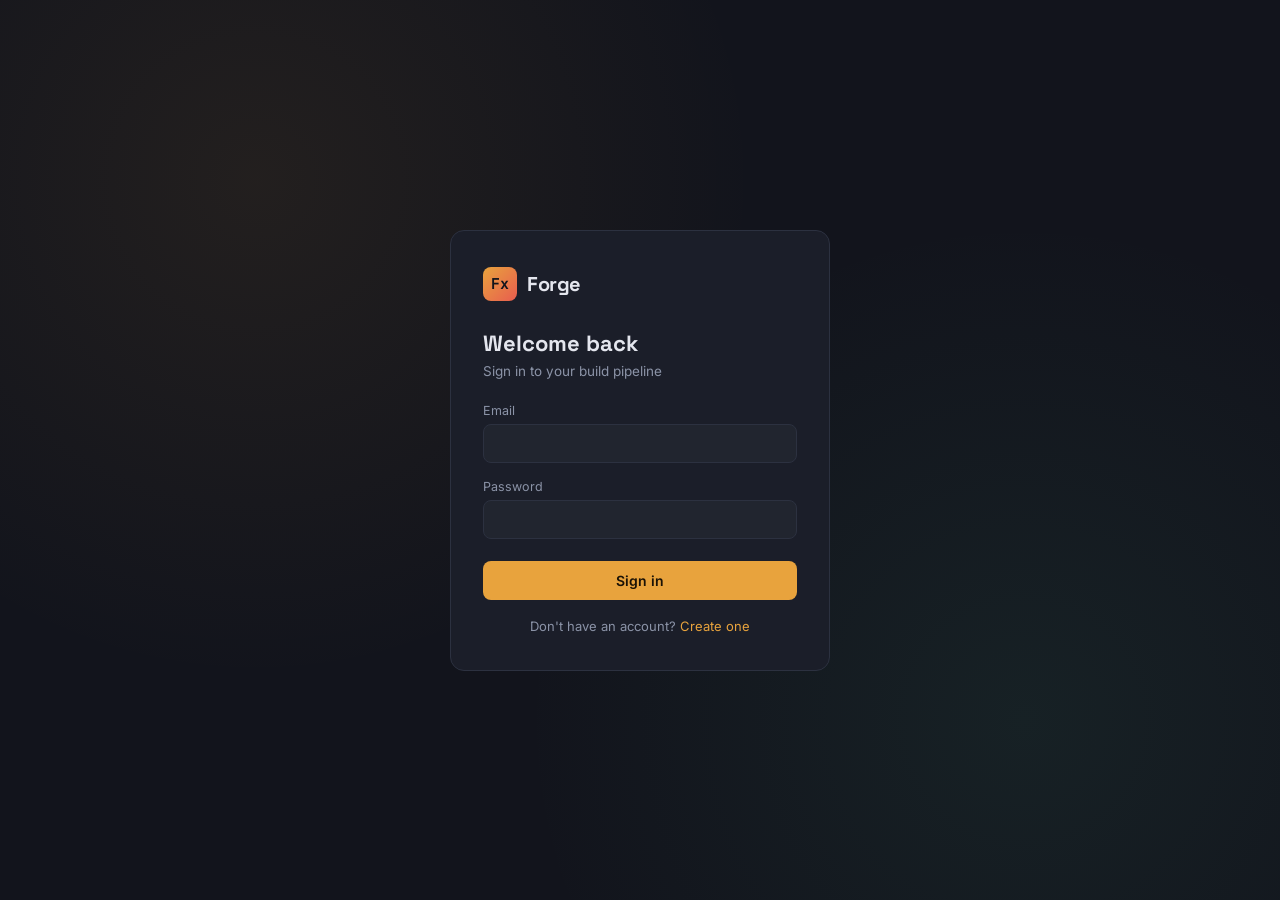
<file: index.html>
<!DOCTYPE html>
<html lang="en">
<head>
<meta charset="UTF-8">
<meta name="viewport" content="width=device-width, initial-scale=1.0">
<title>Forge — AI Project Builder</title>
<link rel="preconnect" href="https://fonts.googleapis.com">
<link href="https://fonts.googleapis.com/css2?family=Space+Grotesk:wght@500;600;700&family=Inter:wght@400;500;600&family=JetBrains+Mono:wght@400;500&display=swap" rel="stylesheet">
<style>
  :root {
    --bg: #12141c;
    --panel: #1b1e29;
    --panel-2: #21252f;
    --border: #2c3140;
    --text: #e4e6ee;
    --text-dim: #8b93a7;
    --amber: #e8a33d;
    --teal: #4fba8f;
    --coral: #e85d4f;
    --font-display: 'Space Grotesk', sans-serif;
    --font-body: 'Inter', sans-serif;
    --font-mono: 'JetBrains Mono', monospace;
  }
  * { box-sizing: border-box; }
  body {
    margin: 0; background: var(--bg); color: var(--text);
    font-family: var(--font-body); min-height: 100vh;
  }
  ::selection { background: var(--amber); color: #12141c; }
  a { color: inherit; }

  /* ---------- Auth screen ---------- */
  .auth-shell {
    min-height: 100vh; display: flex; align-items: center; justify-content: center;
    background:
      radial-gradient(circle at 20% 20%, rgba(232,163,61,0.08), transparent 40%),
      radial-gradient(circle at 80% 80%, rgba(79,186,143,0.08), transparent 40%),
      var(--bg);
  }
  .auth-card {
    width: 380px; background: var(--panel); border: 1px solid var(--border);
    border-radius: 14px; padding: 36px 32px;
  }
  .brand { display: flex; align-items: center; gap: 10px; margin-bottom: 28px; }
  .brand-mark {
    width: 34px; height: 34px; border-radius: 8px;
    background: linear-gradient(135deg, var(--amber), var(--coral));
    display: flex; align-items: center; justify-content: center;
    font-family: var(--font-mono); font-weight: 700; color: #12141c; font-size: 15px;
  }
  .brand-name { font-family: var(--font-display); font-weight: 700; font-size: 20px; letter-spacing: -0.02em; }
  .auth-card h1 { font-family: var(--font-display); font-size: 22px; margin: 0 0 6px; }
  .auth-card p.sub { color: var(--text-dim); font-size: 13.5px; margin: 0 0 24px; }
  label { display: block; font-size: 12.5px; color: var(--text-dim); margin-bottom: 6px; margin-top: 16px; }
  input, textarea {
    width: 100%; background: var(--panel-2); border: 1px solid var(--border); color: var(--text);
    padding: 10px 12px; border-radius: 8px; font-family: var(--font-body); font-size: 14px;
    outline: none; transition: border-color 0.15s;
  }
  input:focus, textarea:focus { border-color: var(--amber); }
  input:focus-visible, textarea:focus-visible, button:focus-visible { outline: 2px solid var(--amber); outline-offset: 2px; }
  button { cursor: pointer; font-family: var(--font-body); }
  .btn-primary {
    width: 100%; margin-top: 22px; background: var(--amber); color: #1a1206; border: none;
    padding: 11px; border-radius: 8px; font-weight: 600; font-size: 14px; transition: filter 0.15s;
  }
  .btn-primary:hover { filter: brightness(1.08); }
  .btn-primary:disabled { opacity: 0.5; cursor: not-allowed; }
  .switch-line { text-align: center; margin-top: 18px; font-size: 13px; color: var(--text-dim); }
  .switch-line button { background: none; border: none; color: var(--amber); font-size: 13px; padding: 0; }
  .error-msg { color: var(--coral); font-size: 13px; margin-top: 12px; display: none; }

  /* ---------- App shell ---------- */
  .app-shell { display: none; height: 100vh; }
  .app-shell.active { display: flex; }
  .sidebar {
    width: 268px; background: var(--panel); border-right: 1px solid var(--border);
    display: flex; flex-direction: column; padding: 20px 16px; flex-shrink: 0;
  }
  .sidebar .brand { margin-bottom: 24px; padding: 0 4px; }
  .new-build-btn {
    background: var(--panel-2); border: 1px solid var(--border); color: var(--text);
    padding: 10px 12px; border-radius: 8px; font-size: 13.5px; font-weight: 500;
    display: flex; align-items: center; gap: 8px; margin-bottom: 18px; transition: border-color 0.15s;
  }
  .new-build-btn:hover { border-color: var(--amber); }
  .project-list { flex: 1; overflow-y: auto; display: flex; flex-direction: column; gap: 4px; }
  .project-item {
    padding: 10px 12px; border-radius: 8px; cursor: pointer; font-size: 13.5px;
    display: flex; align-items: center; justify-content: space-between; gap: 8px;
    border: 1px solid transparent;
  }
  .project-item:hover { background: var(--panel-2); }
  .project-item.active { background: var(--panel-2); border-color: var(--border); }
  .project-item .name { overflow: hidden; text-overflow: ellipsis; white-space: nowrap; }
  .dot { width: 7px; height: 7px; border-radius: 50%; flex-shrink: 0; }
  .dot.pending { background: var(--text-dim); }
  .dot.running { background: var(--amber); animation: pulse 1.4s ease-in-out infinite; }
  .dot.done { background: var(--teal); }
  .dot.error { background: var(--coral); }
  @keyframes pulse { 0%,100% { opacity: 1; } 50% { opacity: 0.35; } }
  @media (prefers-reduced-motion: reduce) { .dot.running { animation: none; } }
  .sidebar-footer { border-top: 1px solid var(--border); padding-top: 14px; margin-top: 12px; font-size: 12.5px; color: var(--text-dim); display: flex; justify-content: space-between; align-items: center; }
  .logout-btn { background: none; border: none; color: var(--text-dim); font-size: 12.5px; text-decoration: underline; }

  .main { flex: 1; overflow-y: auto; padding: 32px 40px; }
  .empty-state { color: var(--text-dim); margin-top: 120px; text-align: center; font-size: 14px; }
  .empty-state .big { font-family: var(--font-display); font-size: 20px; color: var(--text); margin-bottom: 8px; }

  /* New build panel */
  .panel { max-width: 640px; }
  .panel h2 { font-family: var(--font-display); font-size: 24px; margin: 0 0 4px; }
  .panel p.sub { color: var(--text-dim); font-size: 13.5px; margin: 0 0 26px; }
  .file-drop {
    border: 1px dashed var(--border); border-radius: 8px; padding: 16px; font-size: 13px;
    color: var(--text-dim); display: flex; align-items: center; justify-content: space-between; margin-top: 8px;
  }
  .file-drop input[type=file] { display: none; }
  .file-drop label { display: inline-block; margin: 0; padding: 6px 12px; background: var(--panel-2); border-radius: 6px; cursor: pointer; color: var(--text); font-size: 12.5px; }

  /* Pipeline rail */
  .rail { display: flex; align-items: center; margin: 28px 0 34px; }
  .rail-node { display: flex; flex-direction: column; align-items: center; gap: 8px; width: 110px; }
  .rail-node .ring {
    width: 40px; height: 40px; border-radius: 50%; border: 2px solid var(--border);
    display: flex; align-items: center; justify-content: center; font-family: var(--font-mono);
    font-size: 13px; color: var(--text-dim); transition: all 0.25s;
  }
  .rail-node.active .ring { border-color: var(--amber); color: var(--amber); box-shadow: 0 0 0 4px rgba(232,163,61,0.15); animation: pulse 1.4s ease-in-out infinite; }
  .rail-node.done .ring { border-color: var(--teal); color: var(--teal); background: rgba(79,186,143,0.08); }
  .rail-node.error .ring { border-color: var(--coral); color: var(--coral); background: rgba(232,93,79,0.08); }
  .rail-node .label { font-size: 12px; color: var(--text-dim); }
  .rail-node.active .label, .rail-node.done .label { color: var(--text); }
  .rail-connector { flex: 1; height: 2px; background: var(--border); margin: 0 -6px 24px; position: relative; top: -12px; }
  .rail-connector.filled { background: var(--teal); }

  .status-banner {
    padding: 12px 16px; border-radius: 8px; font-size: 13.5px; margin-bottom: 20px;
    display: flex; align-items: center; gap: 10px;
  }
  .status-banner.error { background: rgba(232,93,79,0.1); border: 1px solid rgba(232,93,79,0.3); color: var(--coral); }
  .status-banner.done { background: rgba(79,186,143,0.1); border: 1px solid rgba(79,186,143,0.3); color: var(--teal); }

  .detail-header { display: flex; align-items: center; justify-content: space-between; margin-bottom: 4px; }
  .detail-header h2 { font-family: var(--font-display); font-size: 24px; margin: 0; }
  .detail-actions { display: flex; gap: 10px; }
  .btn-ghost {
    background: var(--panel-2); border: 1px solid var(--border); color: var(--text);
    padding: 8px 14px; border-radius: 8px; font-size: 13px; font-weight: 500;
  }
  .btn-ghost:hover { border-color: var(--amber); }
  .btn-ghost.danger:hover { border-color: var(--coral); color: var(--coral); }

  .split { display: flex; gap: 20px; margin-top: 24px; align-items: flex-start; }
  .file-tree { width: 240px; background: var(--panel); border: 1px solid var(--border); border-radius: 10px; padding: 12px; flex-shrink: 0; max-height: 480px; overflow-y: auto; }
  .file-tree .ft-title { font-size: 11.5px; text-transform: uppercase; letter-spacing: 0.06em; color: var(--text-dim); padding: 4px 8px 10px; }
  .file-node { padding: 7px 8px; border-radius: 6px; font-family: var(--font-mono); font-size: 12.5px; cursor: pointer; color: var(--text-dim); }
  .file-node:hover { background: var(--panel-2); color: var(--text); }
  .file-node.active { background: var(--panel-2); color: var(--amber); }
  .code-view { flex: 1; background: var(--panel); border: 1px solid var(--border); border-radius: 10px; padding: 0; max-height: 480px; overflow: auto; min-height: 200px; }
  .code-view .cv-path { font-family: var(--font-mono); font-size: 12px; color: var(--text-dim); padding: 12px 16px; border-bottom: 1px solid var(--border); }
  .code-view pre { margin: 0; padding: 16px; font-family: var(--font-mono); font-size: 12.5px; line-height: 1.6; white-space: pre-wrap; word-break: break-word; }
  .code-view .cv-empty { padding: 40px; text-align: center; color: var(--text-dim); font-size: 13px; }
</style>
</head>
<body>

<!-- AUTH SCREEN -->
<div class="auth-shell" id="authShell">
  <div class="auth-card">
    <div class="brand"><div class="brand-mark">Fx</div><div class="brand-name">Forge</div></div>
    <h1 id="authTitle">Welcome back</h1>
    <p class="sub" id="authSub">Sign in to your build pipeline</p>
    <form id="authForm">
      <label for="email">Email</label>
      <input type="email" id="email" required autocomplete="email">
      <label for="password">Password</label>
      <input type="password" id="password" required autocomplete="current-password" minlength="8">
      <button class="btn-primary" type="submit" id="authSubmit">Sign in</button>
    </form>
    <div class="error-msg" id="authError"></div>
    <div class="switch-line">
      <span id="switchText">Don't have an account?</span>
      <button id="switchBtn" type="button">Create one</button>
    </div>
  </div>
</div>

<!-- APP SHELL -->
<div class="app-shell" id="appShell">
  <div class="sidebar">
    <div class="brand"><div class="brand-mark">Fx</div><div class="brand-name">Forge</div></div>
    <button class="new-build-btn" id="newBuildBtn">+ &nbsp;New build</button>
    <div class="project-list" id="projectList"></div>
    <div class="sidebar-footer">
      <span id="userEmail"></span>
      <button class="logout-btn" id="logoutBtn">Sign out</button>
    </div>
  </div>
  <div class="main" id="main">
    <div class="empty-state" id="emptyState">
      <div class="big">No project selected</div>
      Start a new build, or pick one from the list.
    </div>
  </div>
</div>

<script>
const API = window.location.origin;
let TOKEN = localStorage.getItem('forge_token') || null;
let ME = null;
let PROJECTS = [];
let ACTIVE_PROJECT_ID = null;
let POLL_TIMER = null;

// ---------- helpers ----------
async function api(path, opts = {}) {
  const headers = opts.headers || {};
  if (TOKEN) headers['Authorization'] = 'Bearer ' + TOKEN;
  const res = await fetch(API + path, { ...opts, headers });
  if (!res.ok) {
    let detail = 'Request failed';
    try { detail = (await res.json()).detail || detail; } catch (e) {}
    throw new Error(detail);
  }
  const ct = res.headers.get('content-type') || '';
  return ct.includes('application/json') ? res.json() : res;
}

// ---------- auth screen ----------
let isRegisterMode = false;
const authShell = document.getElementById('authShell');
const appShell = document.getElementById('appShell');
const authError = document.getElementById('authError');

document.getElementById('switchBtn').addEventListener('click', () => {
  isRegisterMode = !isRegisterMode;
  document.getElementById('authTitle').textContent = isRegisterMode ? 'Create your account' : 'Welcome back';
  document.getElementById('authSub').textContent = isRegisterMode ? 'Start building with Forge' : 'Sign in to your build pipeline';
  document.getElementById('authSubmit').textContent = isRegisterMode ? 'Create account' : 'Sign in';
  document.getElementById('switchText').textContent = isRegisterMode ? 'Already have an account?' : "Don't have an account?";
  document.getElementById('switchBtn').textContent = isRegisterMode ? 'Sign in' : 'Create one';
  authError.style.display = 'none';
});

document.getElementById('authForm').addEventListener('submit', async (e) => {
  e.preventDefault();
  const email = document.getElementById('email').value;
  const password = document.getElementById('password').value;
  authError.style.display = 'none';
  try {
    if (isRegisterMode) {
      await api('/auth/register', {
        method: 'POST', headers: {'Content-Type': 'application/json'},
        body: JSON.stringify({ email, password })
      });
    }
    const form = new URLSearchParams();
    form.set('username', email); form.set('password', password);
    const tokenRes = await api('/auth/login', { method: 'POST', headers: {'Content-Type': 'application/x-www-form-urlencoded'}, body: form });
    TOKEN = tokenRes.access_token;
    localStorage.setItem('forge_token', TOKEN);
    await bootApp();
  } catch (err) {
    authError.textContent = err.message;
    authError.style.display = 'block';
  }
});

document.getElementById('logoutBtn').addEventListener('click', () => {
  TOKEN = null; localStorage.removeItem('forge_token');
  clearTimeout(POLL_TIMER);
  appShell.classList.remove('active');
  authShell.style.display = 'flex';
});

// ---------- boot ----------
async function bootApp() {
  ME = await api('/me');
  document.getElementById('userEmail').textContent = ME.email;
  authShell.style.display = 'none';
  appShell.classList.add('active');
  await refreshProjects();
  schedulePoll();
}

if (TOKEN) { bootApp().catch(() => { TOKEN = null; localStorage.removeItem('forge_token'); }); }

// ---------- project list ----------
async function refreshProjects() {
  PROJECTS = await api('/projects');
  renderProjectList();
  if (ACTIVE_PROJECT_ID) renderMain();
}

function renderProjectList() {
  const list = document.getElementById('projectList');
  list.innerHTML = '';
  PROJECTS.forEach(p => {
    const item = document.createElement('div');
    item.className = 'project-item' + (p.id === ACTIVE_PROJECT_ID ? ' active' : '');
    item.innerHTML = `<span class="name">${escapeHtml(p.name)}</span><span class="dot ${p.status}"></span>`;
    item.addEventListener('click', () => { ACTIVE_PROJECT_ID = p.id; renderMain(); renderProjectList(); });
    list.appendChild(item);
  });
}

function schedulePoll() {
  clearTimeout(POLL_TIMER);
  POLL_TIMER = setTimeout(async () => {
    try { await refreshProjects(); } catch (e) {}
    schedulePoll();
  }, 2500);
}

// ---------- new build form ----------
document.getElementById('newBuildBtn').addEventListener('click', () => {
  ACTIVE_PROJECT_ID = null;
  renderProjectList();
  renderNewBuildForm();
});

function renderNewBuildForm() {
  const main = document.getElementById('main');
  main.innerHTML = `
    <div class="panel">
      <h2>New build</h2>
      <p class="sub">Describe what to build, or ground it in an SRS document.</p>
      <form id="buildForm">
        <label for="pname">Project name</label>
        <input id="pname" required placeholder="e.g. Customer Support Portal">
        <label for="pprompt">Prompt</label>
        <textarea id="pprompt" rows="5" required placeholder="Build a colourful modern todo app in html, css and js"></textarea>
        <label>SRS document (optional)</label>
        <div class="file-drop">
          <span id="fileLabel">No file selected</span>
          <label for="srsFile">Choose file</label>
          <input type="file" id="srsFile" accept=".txt,.md,.pdf,.docx">
        </div>
        <button class="btn-primary" type="submit" id="submitBuildBtn">Start build</button>
      </form>
    </div>
  `;
  document.getElementById('srsFile').addEventListener('change', (e) => {
    document.getElementById('fileLabel').textContent = e.target.files[0]?.name || 'No file selected';
  });
  document.getElementById('buildForm').addEventListener('submit', async (e) => {
    e.preventDefault();
    const btn = document.getElementById('submitBuildBtn');
    btn.disabled = true; btn.textContent = 'Starting…';
    const fd = new FormData();
    fd.set('name', document.getElementById('pname').value);
    fd.set('prompt', document.getElementById('pprompt').value);
    const file = document.getElementById('srsFile').files[0];
    if (file) fd.set('srs_file', file);
    try {
      const project = await api('/projects', { method: 'POST', body: fd });
      await refreshProjects();
      ACTIVE_PROJECT_ID = project.id;
      renderProjectList();
      renderMain();
    } catch (err) {
      btn.disabled = false; btn.textContent = 'Start build';
      alert(err.message);
    }
  });
}

// ---------- project detail ----------
const STEPS = ['planner', 'architect', 'coder'];
async function renderMain() {
  if (!ACTIVE_PROJECT_ID) {
    document.getElementById('main').innerHTML = `<div class="empty-state" id="emptyState"><div class="big">No project selected</div>Start a new build, or pick one from the list.</div>`;
    return;
  }
  const project = PROJECTS.find(p => p.id === ACTIVE_PROJECT_ID);
  if (!project) return;

  const stepIdx = project.status === 'done' ? 3 : STEPS.indexOf(project.current_step);
  const rail = STEPS.map((s, i) => {
    let cls = '';
    if (project.status === 'error' && i === stepIdx) cls = 'error';
    else if (i < stepIdx || project.status === 'done') cls = 'done';
    else if (i === stepIdx && project.status === 'running') cls = 'active';
    return `<div class="rail-node ${cls}"><div class="ring">${i+1}</div><div class="label">${s[0].toUpperCase()+s.slice(1)}</div></div>`;
  }).join('<div class="rail-connector ' + (project.status === 'done' ? 'filled' : '') + '"></div>');

  let banner = '';
  if (project.status === 'error') banner = `<div class="status-banner error">Build failed: ${escapeHtml(project.error_message || 'unknown error')}</div>`;
  if (project.status === 'done') banner = `<div class="status-banner done">Build complete — files are ready below.</div>`;

  const main = document.getElementById('main');
  main.innerHTML = `
    <div class="detail-header">
      <h2>${escapeHtml(project.name)}</h2>
      <div class="detail-actions">
        <button class="btn-ghost" id="downloadBtn" ${project.status !== 'done' ? 'disabled style="opacity:.5;cursor:not-allowed;"' : ''}>Download zip</button>
        <button class="btn-ghost danger" id="deleteBtn">Delete</button>
      </div>
    </div>
    <p class="sub" style="color:var(--text-dim);font-size:13px;max-width:640px;">${escapeHtml(project.prompt)}</p>
    <div class="rail">${rail}</div>
    ${banner}
    <div class="split">
      <div class="file-tree"><div class="ft-title">Files</div><div id="fileTreeInner"></div></div>
      <div class="code-view" id="codeView"><div class="cv-empty">Select a file to preview it</div></div>
    </div>
  `;

  document.getElementById('deleteBtn').addEventListener('click', async () => {
    if (!confirm('Delete this project and its generated files?')) return;
    await api(`/projects/${project.id}`, { method: 'DELETE' });
    ACTIVE_PROJECT_ID = null;
    await refreshProjects();
    renderMain();
  });
  document.getElementById('downloadBtn').addEventListener('click', () => {
    if (project.status !== 'done') return;
    const a = document.createElement('a');
    a.href = `${API}/projects/${project.id}/download`;
    fetch(a.href, { headers: { 'Authorization': 'Bearer ' + TOKEN } })
      .then(r => r.blob()).then(blob => {
        const url = URL.createObjectURL(blob);
        const link = document.createElement('a');
        link.href = url; link.download = `${project.name}.zip`; link.click();
        URL.revokeObjectURL(url);
      });
  });

  try {
    const { files } = await api(`/projects/${project.id}/files`);
    const tree = document.getElementById('fileTreeInner');
    if (!files.length) {
      tree.innerHTML = `<div style="color:var(--text-dim);font-size:12.5px;padding:8px;">No files yet</div>`;
    } else {
      tree.innerHTML = '';
      files.forEach(f => {
        const node = document.createElement('div');
        node.className = 'file-node';
        node.textContent = f;
        node.addEventListener('click', async () => {
          document.querySelectorAll('.file-node').forEach(n => n.classList.remove('active'));
          node.classList.add('active');
          const data = await api(`/projects/${project.id}/file?path=${encodeURIComponent(f)}`);
          document.getElementById('codeView').innerHTML = `<div class="cv-path">${escapeHtml(f)}</div><pre>${escapeHtml(data.content)}</pre>`;
        });
        tree.appendChild(node);
      });
    }
  } catch (e) {}
}

function escapeHtml(str) {
  return String(str).replace(/[&<>"']/g, m => ({'&':'&amp;','<':'&lt;','>':'&gt;','"':'&quot;',"'":'&#39;'}[m]));
}
</script>
</body>
</html>
</file>
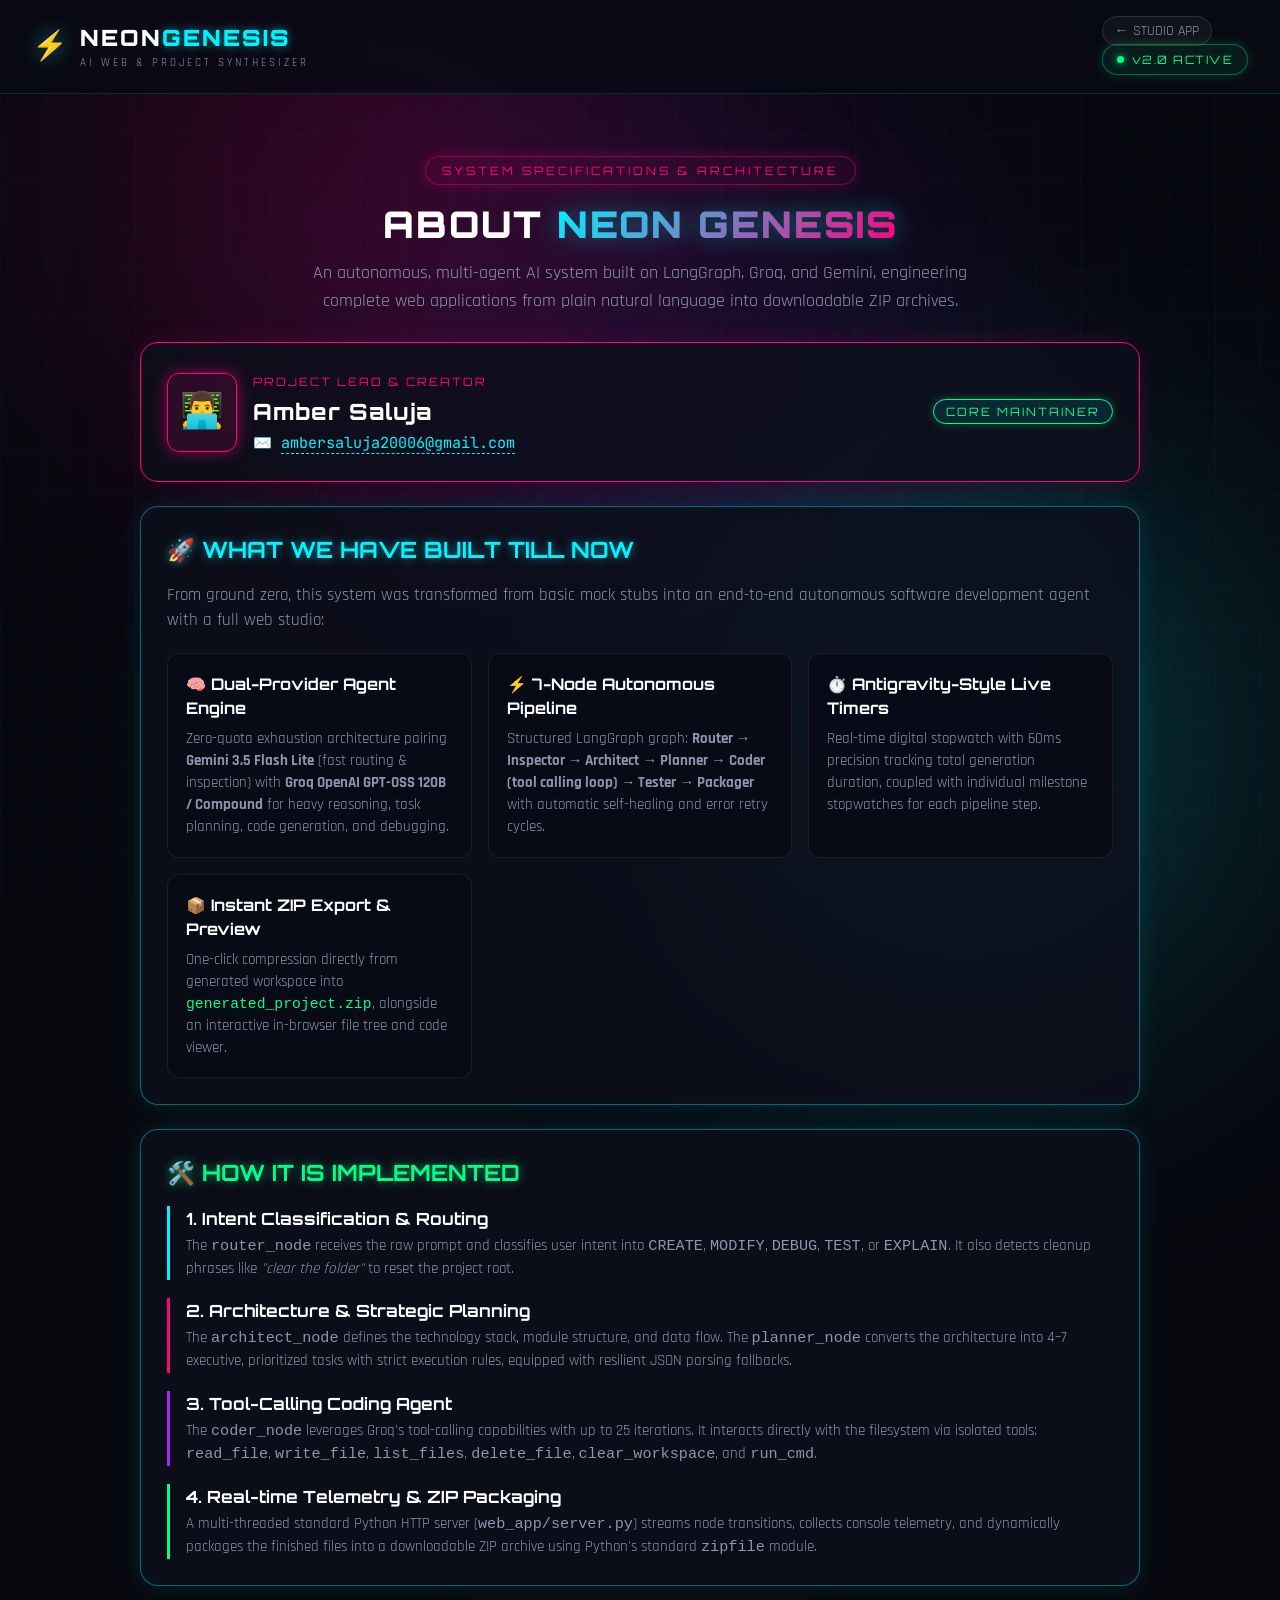
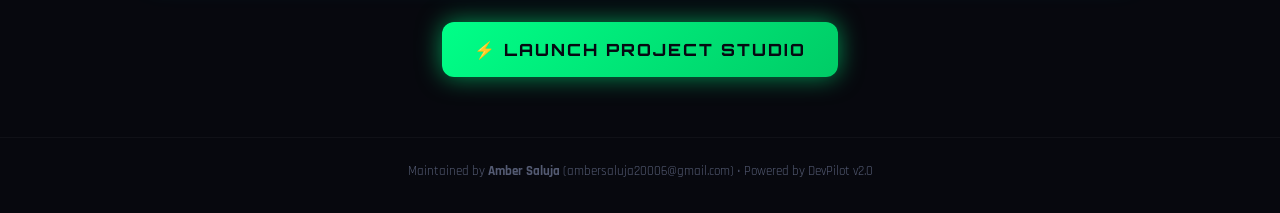
<file: web_app/static/about.html>
<!DOCTYPE html>
<html lang="en">
<head>
    <meta charset="UTF-8">
    <meta name="viewport" content="width=device-width, initial-scale=1.0">
    <title>ABOUT — NEON GENESIS AI Studio</title>
    <!-- Fonts -->
    <link rel="preconnect" href="https://fonts.googleapis.com">
    <link rel="preconnect" href="https://fonts.gstatic.com" crossorigin>
    <link href="https://fonts.googleapis.com/css2?family=Orbitron:wght@400;600;800;900&family=Rajdhani:wght@500;600;700&family=JetBrains+Mono:wght@400;500;700&display=swap" rel="stylesheet">
    <link rel="stylesheet" href="style.css">
</head>
<body>
    <!-- Background Visuals -->
    <div class="cyber-grid" aria-hidden="true"></div>
    <div class="glow-orb orb-pink" aria-hidden="true"></div>
    <div class="glow-orb orb-cyan" aria-hidden="true"></div>
    <div class="glow-orb orb-purple" aria-hidden="true"></div>

    <div class="app-layout">
        <!-- Top Navigation -->
        <header class="neon-navbar">
            <div class="nav-brand">
                <a href="/" style="text-decoration: none; color: inherit; display: flex; align-items: center; gap: 12px;">
                    <span class="brand-glyph">⚡</span>
                    <div class="brand-text">
                        <span class="brand-title">NEON<span class="text-cyan">GENESIS</span></span>
                        <span class="brand-sub">AI WEB & PROJECT SYNTHESIZER</span>
                    </div>
                </a>
            </div>
            <div class="nav-actions">
                <a href="/app" class="chip" style="text-decoration: none;">← STUDIO APP</a>
                <div class="system-status-badge">
                    <span class="status-dot"></span>
                    <span class="status-label">v2.0 ACTIVE</span>
                </div>
            </div>
        </header>

        <main class="main-container">
            <!-- Hero / Title -->
            <section class="hero-section">
                <div class="hero-badge">SYSTEM SPECIFICATIONS & ARCHITECTURE</div>
                <h1 class="hero-heading">
                    ABOUT <span class="gradient-text">NEON GENESIS</span>
                </h1>
                <p class="hero-desc">
                    An autonomous, multi-agent AI system built on LangGraph, Groq, and Gemini, engineering complete web applications from plain natural language into downloadable ZIP archives.
                </p>
            </section>

            <!-- Project Owner Card -->
            <section class="neon-card" style="border-color: var(--neon-pink); box-shadow: 0 0 25px rgba(255, 0, 127, 0.15);">
                <div style="display: flex; align-items: center; justify-content: space-between; flex-wrap: wrap; gap: 16px;">
                    <div style="display: flex; align-items: center; gap: 16px;">
                        <div style="font-size: 2.2rem; background: rgba(255, 0, 127, 0.12); border: 1px solid var(--neon-pink); border-radius: 12px; padding: 12px; display: flex; align-items: center; justify-content: center; box-shadow: 0 0 15px var(--neon-pink-glow);">
                            👨‍💻
                        </div>
                        <div>
                            <span style="font-family: var(--font-heading); font-size: 0.72rem; letter-spacing: 2px; color: var(--neon-pink);">PROJECT LEAD & CREATOR</span>
                            <h2 style="font-family: var(--font-heading); font-size: 1.4rem; font-weight: 800; letter-spacing: 1px;">Amber Saluja</h2>
                            <p style="color: var(--text-muted); font-family: var(--font-mono); font-size: 0.95rem; margin-top: 4px;">
                                ✉️ <a href="mailto:ambersaluja20006@gmail.com" style="color: var(--neon-cyan); text-decoration: none; border-bottom: 1px dashed var(--neon-cyan);">ambersaluja20006@gmail.com</a>
                            </p>
                        </div>
                    </div>
                    <div>
                        <span class="active-badge" style="border-color: var(--neon-green); color: var(--neon-green); box-shadow: 0 0 10px rgba(0, 255, 136, 0.3);">
                            CORE MAINTAINER
                        </span>
                    </div>
                </div>
            </section>

            <!-- What We Have Built Till Now -->
            <section class="neon-card">
                <h2 style="font-family: var(--font-heading); font-size: 1.4rem; margin-bottom: 16px; color: var(--neon-cyan); text-shadow: 0 0 10px var(--neon-cyan-glow);">
                    🚀 WHAT WE HAVE BUILT TILL NOW
                </h2>
                <p style="color: var(--text-muted); margin-bottom: 20px; font-size: 1.05rem;">
                    From ground zero, this system was transformed from basic mock stubs into an end-to-end autonomous software development agent with a full web studio:
                </p>

                <div style="display: grid; grid-template-columns: repeat(auto-fit, minmax(280px, 1fr)); gap: 16px;">
                    <div style="background: rgba(8, 10, 22, 0.8); border: 1px solid rgba(255, 255, 255, 0.08); border-radius: 12px; padding: 18px;">
                        <h3 style="font-family: var(--font-heading); font-size: 1rem; color: #fff; margin-bottom: 8px;">🧠 Dual-Provider Agent Engine</h3>
                        <p style="font-size: 0.92rem; color: var(--text-muted);">
                            Zero-quota exhaustion architecture pairing <strong>Gemini 3.5 Flash Lite</strong> (fast routing & inspection) with <strong>Groq OpenAI GPT-OSS 120B / Compound</strong> for heavy reasoning, task planning, code generation, and debugging.
                        </p>
                    </div>

                    <div style="background: rgba(8, 10, 22, 0.8); border: 1px solid rgba(255, 255, 255, 0.08); border-radius: 12px; padding: 18px;">
                        <h3 style="font-family: var(--font-heading); font-size: 1rem; color: #fff; margin-bottom: 8px;">⚡ 7-Node Autonomous Pipeline</h3>
                        <p style="font-size: 0.92rem; color: var(--text-muted);">
                            Structured LangGraph graph: <strong>Router → Inspector → Architect → Planner → Coder (tool calling loop) → Tester → Packager</strong> with automatic self-healing and error retry cycles.
                        </p>
                    </div>

                    <div style="background: rgba(8, 10, 22, 0.8); border: 1px solid rgba(255, 255, 255, 0.08); border-radius: 12px; padding: 18px;">
                        <h3 style="font-family: var(--font-heading); font-size: 1rem; color: #fff; margin-bottom: 8px;">⏱️ Antigravity-Style Live Timers</h3>
                        <p style="font-size: 0.92rem; color: var(--text-muted);">
                            Real-time digital stopwatch with 60ms precision tracking total generation duration, coupled with individual milestone stopwatches for each pipeline step.
                        </p>
                    </div>

                    <div style="background: rgba(8, 10, 22, 0.8); border: 1px solid rgba(255, 255, 255, 0.08); border-radius: 12px; padding: 18px;">
                        <h3 style="font-family: var(--font-heading); font-size: 1rem; color: #fff; margin-bottom: 8px;">📦 Instant ZIP Export & Preview</h3>
                        <p style="font-size: 0.92rem; color: var(--text-muted);">
                            One-click compression directly from generated workspace into <code style="color: var(--neon-green);">generated_project.zip</code>, alongside an interactive in-browser file tree and code viewer.
                        </p>
                    </div>
                </div>
            </section>

            <!-- Technical Implementation Details -->
            <section class="neon-card">
                <h2 style="font-family: var(--font-heading); font-size: 1.4rem; margin-bottom: 16px; color: var(--neon-green); text-shadow: 0 0 10px var(--neon-green-glow);">
                    🛠️ HOW IT IS IMPLEMENTED
                </h2>

                <div style="display: flex; flex-direction: column; gap: 18px;">
                    <div style="border-left: 3px solid var(--neon-cyan); padding-left: 16px;">
                        <h4 style="font-family: var(--font-heading); font-size: 1.05rem; color: #fff;">1. Intent Classification & Routing</h4>
                        <p style="font-size: 0.95rem; color: var(--text-muted); margin-top: 4px;">
                            The <code>router_node</code> receives the raw prompt and classifies user intent into <code>CREATE</code>, <code>MODIFY</code>, <code>DEBUG</code>, <code>TEST</code>, or <code>EXPLAIN</code>. It also detects cleanup phrases like <em>"clear the folder"</em> to reset the project root.
                        </p>
                    </div>

                    <div style="border-left: 3px solid var(--neon-pink); padding-left: 16px;">
                        <h4 style="font-family: var(--font-heading); font-size: 1.05rem; color: #fff;">2. Architecture & Strategic Planning</h4>
                        <p style="font-size: 0.95rem; color: var(--text-muted); margin-top: 4px;">
                            The <code>architect_node</code> defines the technology stack, module structure, and data flow. The <code>planner_node</code> converts the architecture into 4–7 executive, prioritized tasks with strict execution rules, equipped with resilient JSON parsing fallbacks.
                        </p>
                    </div>

                    <div style="border-left: 3px solid var(--neon-purple); padding-left: 16px;">
                        <h4 style="font-family: var(--font-heading); font-size: 1.05rem; color: #fff;">3. Tool-Calling Coding Agent</h4>
                        <p style="font-size: 0.95rem; color: var(--text-muted); margin-top: 4px;">
                            The <code>coder_node</code> leverages Groq's tool-calling capabilities with up to 25 iterations. It interacts directly with the filesystem via isolated tools: <code>read_file</code>, <code>write_file</code>, <code>list_files</code>, <code>delete_file</code>, <code>clear_workspace</code>, and <code>run_cmd</code>.
                        </p>
                    </div>

                    <div style="border-left: 3px solid var(--neon-green); padding-left: 16px;">
                        <h4 style="font-family: var(--font-heading); font-size: 1.05rem; color: #fff;">4. Real-time Telemetry & ZIP Packaging</h4>
                        <p style="font-size: 0.95rem; color: var(--text-muted); margin-top: 4px;">
                            A multi-threaded standard Python HTTP server (<code>web_app/server.py</code>) streams node transitions, collects console telemetry, and dynamically packages the finished files into a downloadable ZIP archive using Python's standard <code>zipfile</code> module.
                        </p>
                    </div>
                </div>
            </section>

            <!-- Navigation Back to Studio -->
            <section style="text-align: center; margin-top: 36px;">
                <a href="/" class="neon-btn-download" style="display: inline-flex; text-decoration: none;">
                    <span>⚡ LAUNCH PROJECT STUDIO</span>
                </a>
            </section>
        </main>

        <footer class="neon-footer">
            <span>Maintained by <strong>Amber Saluja</strong> (ambersaluja20006@gmail.com) • Powered by DevPilot v2.0</span>
        </footer>
    </div>
</body>
</html>
</file>
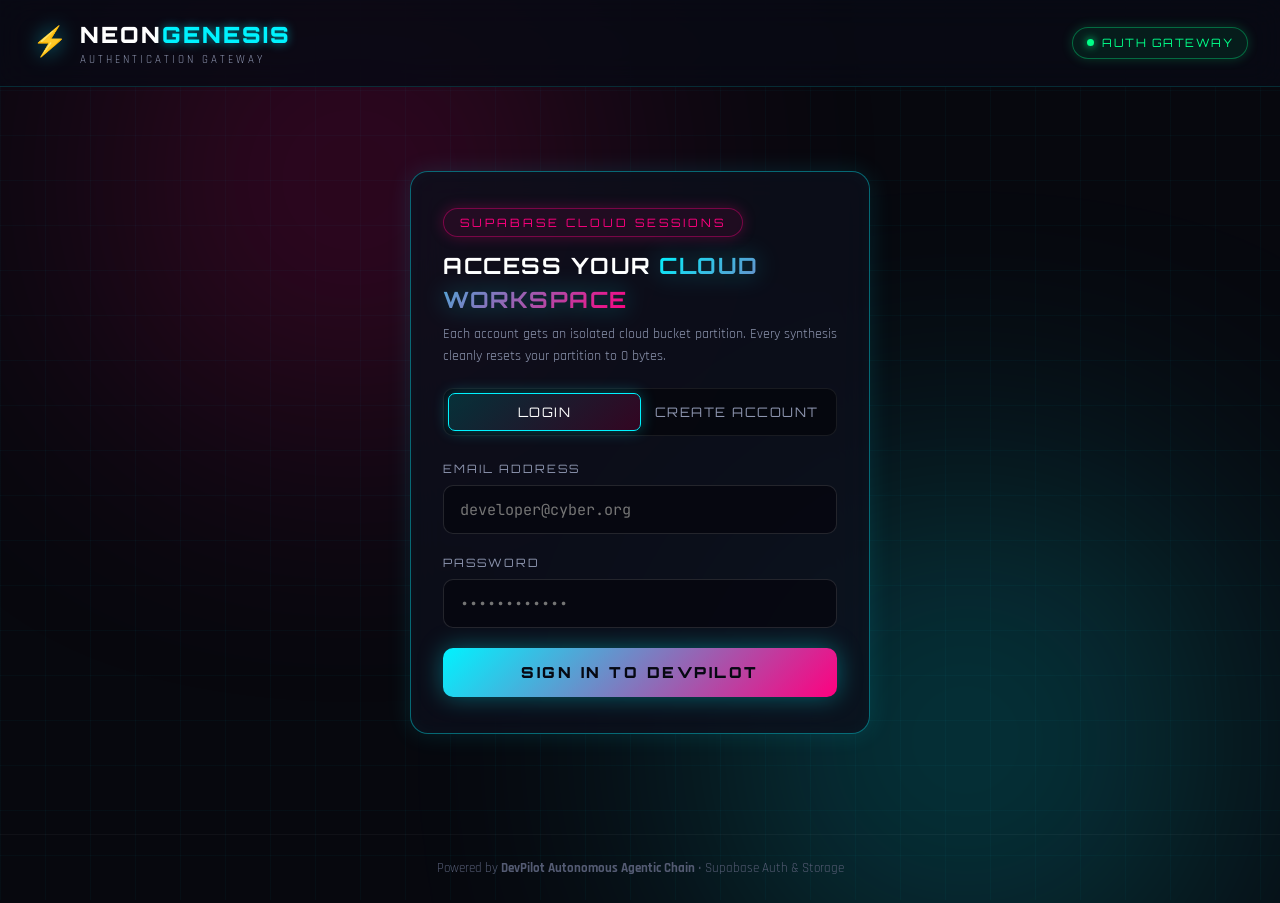
<file: web_app/static/login.html>
<!DOCTYPE html>
<html lang="en">
<head>
    <meta charset="UTF-8">
    <meta name="viewport" content="width=device-width, initial-scale=1.0">
    <title>DEVPILOT — Cyber Authentication & Sessions</title>
    <!-- Fonts -->
    <link rel="preconnect" href="https://fonts.googleapis.com">
    <link rel="preconnect" href="https://fonts.gstatic.com" crossorigin>
    <link href="https://fonts.googleapis.com/css2?family=Orbitron:wght@400;600;800;900&family=Rajdhani:wght@500;600;700&family=JetBrains+Mono:wght@400;500;700&display=swap" rel="stylesheet">
    <link rel="stylesheet" href="style.css">
    <style>
        .auth-container {
            max-width: 460px;
            margin: 60px auto 40px;
            padding: 36px 32px;
            position: relative;
            z-index: 10;
        }

        .auth-tabs {
            display: flex;
            background: rgba(0, 0, 0, 0.45);
            border-radius: 10px;
            padding: 4px;
            margin-bottom: 24px;
            border: 1px solid var(--border-dim);
        }

        .auth-tab-btn {
            flex: 1;
            padding: 10px;
            background: transparent;
            border: none;
            color: var(--text-muted);
            font-family: var(--font-heading);
            font-size: 0.82rem;
            letter-spacing: 1.5px;
            cursor: pointer;
            border-radius: 7px;
            transition: all 0.25s ease;
        }

        .auth-tab-btn.active {
            background: linear-gradient(135deg, rgba(0, 243, 255, 0.18), rgba(255, 0, 127, 0.18));
            border: 1px solid var(--neon-cyan);
            color: #ffffff;
            box-shadow: 0 0 15px rgba(0, 243, 255, 0.3);
        }

        .auth-form-group {
            margin-bottom: 20px;
            display: flex;
            flex-direction: column;
            gap: 8px;
        }

        .auth-label {
            font-family: var(--font-heading);
            font-size: 0.72rem;
            letter-spacing: 2px;
            color: var(--text-muted);
        }

        .auth-input {
            width: 100%;
            padding: 13px 16px;
            background: rgba(6, 8, 16, 0.85);
            border: 1px solid rgba(255, 255, 255, 0.12);
            border-radius: 10px;
            color: #ffffff;
            font-family: var(--font-mono);
            font-size: 0.95rem;
            transition: all 0.25s ease;
            box-sizing: border-box;
        }

        .auth-input:focus {
            outline: none;
            border-color: var(--neon-cyan);
            box-shadow: 0 0 18px var(--neon-cyan-glow);
            background: rgba(6, 8, 16, 0.95);
        }

        .auth-btn-submit {
            width: 100%;
            margin-top: 10px;
            padding: 15px;
            border-radius: 10px;
            border: none;
            background: linear-gradient(135deg, var(--neon-cyan), var(--neon-pink));
            color: #060812;
            font-family: var(--font-heading);
            font-size: 0.95rem;
            font-weight: 900;
            letter-spacing: 2.5px;
            cursor: pointer;
            box-shadow: 0 0 25px rgba(0, 243, 255, 0.35);
            transition: all 0.25s ease;
            display: flex;
            align-items: center;
            justify-content: center;
        }

        .auth-btn-submit:hover:not(:disabled) {
            transform: translateY(-2px);
            box-shadow: 0 0 35px rgba(0, 243, 255, 0.55), 0 0 50px rgba(255, 0, 127, 0.35);
        }

        .auth-btn-submit:disabled {
            opacity: 0.6;
            cursor: not-allowed;
            transform: none;
        }

        .auth-msg {
            padding: 12px 16px;
            border-radius: 8px;
            margin-bottom: 20px;
            font-size: 0.88rem;
            display: none;
            text-align: center;
            line-height: 1.45;
        }

        .auth-msg.error {
            display: block;
            background: rgba(255, 51, 68, 0.15);
            border: 1px solid var(--neon-red);
            color: #ff8899;
        }

        .auth-msg.success {
            display: block;
            background: rgba(0, 255, 136, 0.15);
            border: 1px solid var(--neon-green);
            color: #00ff88;
        }

        .auth-msg.info {
            display: block;
            background: rgba(0, 243, 255, 0.15);
            border: 1px solid var(--neon-cyan);
            color: var(--neon-cyan);
        }

        .auth-guest-link {
            display: block;
            text-align: center;
            margin-top: 22px;
            color: var(--text-muted);
            font-size: 0.85rem;
            text-decoration: none;
            transition: color 0.2s;
        }

        .auth-guest-link:hover {
            color: var(--neon-cyan);
        }

        .active-session-banner {
            background: rgba(0, 243, 255, 0.08);
            border: 1px solid rgba(0, 243, 255, 0.25);
            border-radius: 8px;
            padding: 12px;
            margin-bottom: 20px;
            font-size: 0.85rem;
            text-align: center;
            display: flex;
            align-items: center;
            justify-content: space-between;
        }
    </style>
</head>
<body>
    <div class="cyber-grid" aria-hidden="true"></div>
    <div class="glow-orb orb-pink" aria-hidden="true"></div>
    <div class="glow-orb orb-cyan" aria-hidden="true"></div>

    <div class="app-layout">
        <header class="neon-navbar">
            <div class="nav-brand">
                <span class="brand-glyph">⚡</span>
                <div class="brand-text">
                    <span class="brand-title">NEON<span class="text-cyan">GENESIS</span></span>
                    <span class="brand-sub">AUTHENTICATION GATEWAY</span>
                </div>
            </div>
            <div class="nav-actions">
                <div class="system-status-badge">
                    <span class="status-dot"></span>
                    <span class="status-label">AUTH GATEWAY</span>
                </div>
            </div>
        </header>

        <main class="main-container">
            <div class="auth-container neon-card">
                <div class="hero-badge" style="margin-bottom: 12px;">SUPABASE CLOUD SESSIONS</div>
                <h2 style="font-family: var(--font-heading); font-size: 1.4rem; letter-spacing: 1.5px; margin-bottom: 8px;">
                    ACCESS YOUR <span class="gradient-text">CLOUD WORKSPACE</span>
                </h2>
                <p style="color: var(--text-muted); font-size: 0.9rem; margin-bottom: 20px;">
                    Each account gets an isolated cloud bucket partition. Every synthesis cleanly resets your partition to 0 bytes.
                </p>

                <!-- Active Session Banner (if already logged in) -->
                <div id="active-session-banner" class="active-session-banner" style="display: none;">
                    <span>Signed in as <strong id="active-session-email" style="color: var(--neon-cyan);"></strong></span>
                    <div>
                        <a href="/app" style="color: var(--neon-pink); text-decoration: none; font-weight: bold; margin-right: 12px;">Workspace →</a>
                        <button type="button" id="switch-account-btn" style="background: none; border: none; color: var(--text-muted); cursor: pointer; text-decoration: underline;">Logout</button>
                    </div>
                </div>

                <!-- Feedback Message -->
                <div id="auth-feedback" class="auth-msg"></div>

                <!-- Tabs -->
                <div class="auth-tabs">
                    <button type="button" class="auth-tab-btn active" id="tab-login">LOGIN</button>
                    <button type="button" class="auth-tab-btn" id="tab-signup">CREATE ACCOUNT</button>
                </div>

                <!-- Auth Form -->
                <form id="auth-form" novalidate>
                    <div class="auth-form-group">
                        <label class="auth-label" for="auth-email">EMAIL ADDRESS</label>
                        <input type="email" id="auth-email" class="auth-input" placeholder="developer@cyber.org" autocomplete="email" required>
                    </div>

                    <div class="auth-form-group">
                        <label class="auth-label" for="auth-password">PASSWORD</label>
                        <input type="password" id="auth-password" class="auth-input" placeholder="••••••••••••" autocomplete="current-password" required>
                    </div>

                    <button type="button" id="auth-submit-btn" class="auth-btn-submit">
                        <span id="btn-label">SIGN IN TO DEVPILOT</span>
                    </button>
                </form>
            </div>
        </main>

        <footer class="neon-footer">
            <span>Powered by <strong>DevPilot Autonomous Agentic Chain</strong> • Supabase Auth & Storage</span>
        </footer>
    </div>

    <script>
        (function() {
            let mode = 'login'; // 'login' or 'signup'
            const tabLogin = document.getElementById('tab-login');
            const tabSignup = document.getElementById('tab-signup');
            const form = document.getElementById('auth-form');
            const emailInput = document.getElementById('auth-email');
            const passwordInput = document.getElementById('auth-password');
            const submitBtn = document.getElementById('auth-submit-btn');
            const btnLabel = document.getElementById('btn-label');
            const feedback = document.getElementById('auth-feedback');
            const sessionBanner = document.getElementById('active-session-banner');
            const sessionEmail = document.getElementById('active-session-email');
            const switchAccountBtn = document.getElementById('switch-account-btn');

            // Check existing session
            const existingToken = localStorage.getItem('devpilot_token');
            const existingEmail = localStorage.getItem('devpilot_email');
            if (existingToken && existingEmail) {
                sessionEmail.textContent = existingEmail;
                sessionBanner.style.display = 'flex';
            }

            if (switchAccountBtn) {
                switchAccountBtn.addEventListener('click', () => {
                    localStorage.removeItem('devpilot_token');
                    localStorage.removeItem('devpilot_user_id');
                    localStorage.removeItem('devpilot_email');
                    sessionBanner.style.display = 'none';
                    setMode('login');
                });
            }

            tabLogin.addEventListener('click', () => setMode('login'));
            tabSignup.addEventListener('click', () => setMode('signup'));

            function setMode(newMode) {
                mode = newMode;
                feedback.className = 'auth-msg';
                feedback.style.display = 'none';
                feedback.textContent = '';
                if (mode === 'login') {
                    tabLogin.classList.add('active');
                    tabSignup.classList.remove('active');
                    btnLabel.textContent = 'SIGN IN TO DEVPILOT';
                    emailInput.focus();
                } else {
                    tabSignup.classList.add('active');
                    tabLogin.classList.remove('active');
                    btnLabel.textContent = 'CREATE CLOUD ACCOUNT';
                    emailInput.focus();
                }
            }

            function showFeedback(text, type) {
                feedback.className = `auth-msg ${type}`;
                feedback.style.display = 'block';
                feedback.textContent = text;
            }

            async function performAuth() {
                const email = emailInput.value.trim();
                const password = passwordInput.value;

                // Client-side validations
                if (!email) {
                    showFeedback('Please enter your email address.', 'error');
                    emailInput.focus();
                    return;
                }
                if (!email.includes('@') || !email.includes('.')) {
                    showFeedback('Please enter a valid email address.', 'error');
                    emailInput.focus();
                    return;
                }
                if (!password) {
                    showFeedback('Please enter your password.', 'error');
                    passwordInput.focus();
                    return;
                }
                if (password.length < 6) {
                    showFeedback('Password must be at least 6 characters.', 'error');
                    passwordInput.focus();
                    return;
                }

                // Visual feedback
                showFeedback(
                    mode === 'login' ? 'Authenticating with Supabase Cloud...' : 'Creating cloud user partition...',
                    'info'
                );
                submitBtn.disabled = true;
                btnLabel.textContent = 'CONNECTING...';

                const endpoint = mode === 'login' ? '/api/auth/login' : '/api/auth/signup';

                try {
                    const res = await fetch(endpoint, {
                        method: 'POST',
                        headers: { 'Content-Type': 'application/json' },
                        body: JSON.stringify({ email, password })
                    });

                    let data = {};
                    try {
                        data = await res.json();
                    } catch (_) {
                        data = { error: `Server response error (${res.status})` };
                    }

                    if (!res.ok || data.error) {
                        let errText = data.error || 'Authentication failed. Please verify credentials.';
                        const lower = errText.toLowerCase();
                        if (lower.includes('email not confirmed')) {
                            errText = 'Email not confirmed. In Supabase Dashboard, go to Authentication -> Providers -> Email and turn off "Confirm email", or confirm user in Authentication -> Users.';
                        } else if (lower.includes('invalid login credentials')) {
                            errText = 'Invalid credentials. If you haven\'t created this account yet, click "CREATE ACCOUNT" above.';
                        }
                        showFeedback(errText, 'error');
                        submitBtn.disabled = false;
                        btnLabel.textContent = mode === 'login' ? 'SIGN IN TO DEVPILOT' : 'CREATE CLOUD ACCOUNT';
                        return;
                    }

                    // Successful Signup handling
                    if (mode === 'signup') {
                        if (data.access_token) {
                            localStorage.setItem('devpilot_token', data.access_token);
                            localStorage.setItem('devpilot_user_id', data.user_id);
                            localStorage.setItem('devpilot_email', data.email);
                            showFeedback('✓ Account created! Redirecting to workspace...', 'success');
                            setTimeout(() => { window.location.replace('/app'); }, 600);
                            return;
                        } else {
                            showFeedback('✓ Account created! Please sign in with your credentials.', 'success');
                            setTimeout(() => {
                                setMode('login');
                                submitBtn.disabled = false;
                            }, 1200);
                            return;
                        }
                    }

                    // Successful Login handling
                    localStorage.setItem('devpilot_token', data.access_token);
                    localStorage.setItem('devpilot_user_id', data.user_id);
                    localStorage.setItem('devpilot_email', data.email);

                    showFeedback(`✓ Authenticated as ${data.email}! Redirecting...`, 'success');
                    setTimeout(() => {
                        window.location.replace('/app');
                    }, 500);

                } catch (err) {
                    console.error('Auth request error:', err);
                    showFeedback('Network error: ' + err.message, 'error');
                    submitBtn.disabled = false;
                    btnLabel.textContent = mode === 'login' ? 'SIGN IN TO DEVPILOT' : 'CREATE CLOUD ACCOUNT';
                }
            }

            // Both button click and form submit (Enter key) trigger auth
            submitBtn.addEventListener('click', performAuth);
            form.addEventListener('submit', (e) => {
                e.preventDefault();
                performAuth();
            });

            // Enter key on inputs
            passwordInput.addEventListener('keydown', (e) => {
                if (e.key === 'Enter') {
                    e.preventDefault();
                    performAuth();
                }
            });
        })();
    </script>
</body>
</html>
</file>
<file: web_app/static/style.css>
/* ==============================================================================
   NEON GENESIS — CYBERPUNK STYLING & ANTIGRAVITY GENERATION TIMERS
   ============================================================================== */

:root {
    --bg-dark: #07080e;
    --bg-card: rgba(13, 15, 27, 0.82);
    --border-dim: rgba(255, 255, 255, 0.08);
    --border-cyan: rgba(0, 243, 255, 0.4);
    --border-pink: rgba(255, 0, 127, 0.4);

    /* Neon Accents */
    --neon-cyan: #00f3ff;
    --neon-cyan-glow: rgba(0, 243, 255, 0.55);
    --neon-pink: #ff007f;
    --neon-pink-glow: rgba(255, 0, 127, 0.55);
    --neon-purple: #a824ff;
    --neon-purple-glow: rgba(168, 36, 255, 0.45);
    --neon-green: #00ff88;
    --neon-green-glow: rgba(0, 255, 136, 0.55);
    --neon-amber: #ffb700;
    --neon-red: #ff3344;

    /* Text */
    --text-main: #ffffff;
    --text-muted: #8d95af;
    --text-dim: #545b73;

    /* Fonts */
    --font-heading: 'Orbitron', monospace, sans-serif;
    --font-body: 'Rajdhani', sans-serif;
    --font-mono: 'JetBrains Mono', monospace;
}

* {
    box-sizing: border-box;
    margin: 0;
    padding: 0;
}

body {
    background-color: var(--bg-dark);
    color: var(--text-main);
    font-family: var(--font-body);
    font-size: 17px;
    line-height: 1.5;
    min-height: 100vh;
    overflow-x: hidden;
    position: relative;
}

/* ==============================================================================
   BACKGROUND VISUALS & CYBER GRID
   ============================================================================== */

.cyber-grid {
    position: fixed;
    top: 0;
    left: 0;
    width: 100vw;
    height: 100vh;
    background-image: 
        linear-gradient(rgba(0, 243, 255, 0.03) 1px, transparent 1px),
        linear-gradient(90deg, rgba(0, 243, 255, 0.03) 1px, transparent 1px);
    background-size: 45px 45px;
    pointer-events: none;
    z-index: 0;
}

.glow-orb {
    position: fixed;
    border-radius: 50%;
    filter: blur(140px);
    pointer-events: none;
    z-index: 0;
    opacity: 0.25;
}

.orb-pink {
    top: -5%;
    left: 10%;
    width: 450px;
    height: 450px;
    background: var(--neon-pink);
}

.orb-cyan {
    bottom: -10%;
    right: 5%;
    width: 500px;
    height: 500px;
    background: var(--neon-cyan);
}

.orb-purple {
    top: 40%;
    left: 50%;
    transform: translate(-50%, -50%);
    width: 600px;
    height: 600px;
    background: var(--neon-purple);
    opacity: 0.15;
}

/* Layout */
.app-layout {
    position: relative;
    z-index: 1;
    display: flex;
    flex-direction: column;
    min-height: 100vh;
}

.main-container {
    flex: 1;
    max-width: 1040px;
    width: 100%;
    margin: 0 auto;
    padding: 24px 20px 60px;
}

/* ==============================================================================
   NAVBAR
   ============================================================================== */

.neon-navbar {
    display: flex;
    justify-content: space-between;
    align-items: center;
    padding: 18px 32px;
    border-bottom: 1px solid rgba(0, 243, 255, 0.15);
    background: rgba(9, 10, 20, 0.85);
    backdrop-filter: blur(16px);
    position: sticky;
    top: 0;
    z-index: 100;
}

.nav-brand {
    display: flex;
    align-items: center;
    gap: 12px;
}

.brand-glyph {
    font-size: 1.8rem;
    color: var(--neon-cyan);
    filter: drop-shadow(0 0 10px var(--neon-cyan-glow));
    animation: glyph-flicker 4s infinite;
}

@keyframes glyph-flicker {
    0%, 95%, 100% { opacity: 1; filter: drop-shadow(0 0 12px var(--neon-cyan-glow)); }
    96% { opacity: 0.6; }
    98% { opacity: 0.8; }
}

.brand-title {
    font-family: var(--font-heading);
    font-size: 1.4rem;
    font-weight: 900;
    letter-spacing: 2px;
}

.text-cyan {
    color: var(--neon-cyan);
    text-shadow: 0 0 10px var(--neon-cyan-glow);
}

.brand-sub {
    display: block;
    font-size: 0.68rem;
    letter-spacing: 3px;
    color: var(--text-muted);
}

.system-status-badge {
    display: flex;
    align-items: center;
    gap: 8px;
    padding: 6px 14px;
    border-radius: 20px;
    border: 1px solid rgba(0, 255, 136, 0.35);
    background: rgba(0, 255, 136, 0.08);
    font-family: var(--font-heading);
    font-size: 0.72rem;
    letter-spacing: 1.5px;
    color: var(--neon-green);
    box-shadow: 0 0 12px rgba(0, 255, 136, 0.2);
}

.status-dot {
    width: 7px;
    height: 7px;
    border-radius: 50%;
    background: var(--neon-green);
    box-shadow: 0 0 8px var(--neon-green);
    animation: status-pulse 2s infinite;
}

@keyframes status-pulse {
    0%, 100% { opacity: 1; transform: scale(1); }
    50% { opacity: 0.4; transform: scale(0.85); }
}

/* ==============================================================================
   HERO SECTION
   ============================================================================== */

.hero-section {
    text-align: center;
    padding: 38px 0 28px;
}

.hero-badge {
    display: inline-block;
    font-family: var(--font-heading);
    font-size: 0.72rem;
    letter-spacing: 3px;
    color: var(--neon-pink);
    padding: 5px 16px;
    border-radius: 30px;
    border: 1px solid rgba(255, 0, 127, 0.4);
    background: rgba(255, 0, 127, 0.08);
    box-shadow: 0 0 14px rgba(255, 0, 127, 0.25);
    margin-bottom: 16px;
}

.hero-heading {
    font-family: var(--font-heading);
    font-size: 2.3rem;
    font-weight: 900;
    letter-spacing: 2px;
    margin-bottom: 12px;
    line-height: 1.25;
}

.gradient-text {
    background: linear-gradient(135deg, var(--neon-cyan) 0%, var(--neon-pink) 100%);
    -webkit-background-clip: text;
    -webkit-text-fill-color: transparent;
    filter: drop-shadow(0 0 12px rgba(0, 243, 255, 0.4));
}

.hero-desc {
    max-width: 680px;
    margin: 0 auto;
    color: var(--text-muted);
    font-size: 1.15rem;
}

/* ==============================================================================
   CARDS & NEON SURFACES
   ============================================================================== */

.neon-card {
    background: var(--bg-card);
    border: 1px solid var(--border-cyan);
    border-radius: 18px;
    padding: 26px;
    backdrop-filter: blur(18px);
    -webkit-backdrop-filter: blur(18px);
    box-shadow: 
        0 0 25px rgba(0, 243, 255, 0.12),
        inset 0 0 18px rgba(0, 243, 255, 0.03);
    margin-bottom: 24px;
    transition: all 0.3s ease;
}

.neon-card:hover {
    box-shadow: 
        0 0 35px rgba(0, 243, 255, 0.18),
        inset 0 0 24px rgba(0, 243, 255, 0.05);
}

/* ==============================================================================
   PROMPT INPUT PANEL
   ============================================================================== */

.prompt-input-wrapper {
    margin-bottom: 16px;
}

#prompt-input {
    width: 100%;
    background: rgba(8, 9, 18, 0.92);
    border: 1px solid rgba(0, 243, 255, 0.35);
    border-radius: 12px;
    padding: 16px 18px;
    color: var(--text-main);
    font-family: var(--font-body);
    font-size: 1.15rem;
    resize: vertical;
    outline: none;
    transition: all 0.25s ease;
}

#prompt-input:focus {
    border-color: var(--neon-cyan);
    box-shadow: 0 0 20px var(--neon-cyan-glow), inset 0 0 10px rgba(0, 243, 255, 0.15);
}

#prompt-input::placeholder {
    color: var(--text-dim);
}

.prompt-suggestions {
    display: flex;
    flex-wrap: wrap;
    align-items: center;
    gap: 8px;
    margin-bottom: 20px;
}

.suggestions-label {
    font-family: var(--font-heading);
    font-size: 0.68rem;
    letter-spacing: 2px;
    color: var(--text-muted);
}

.chip {
    background: rgba(255, 255, 255, 0.04);
    border: 1px solid rgba(255, 255, 255, 0.12);
    color: var(--text-muted);
    font-family: var(--font-body);
    font-size: 0.88rem;
    padding: 5px 12px;
    border-radius: 20px;
    cursor: pointer;
    transition: all 0.2s ease;
}

.chip:hover {
    color: var(--neon-cyan);
    border-color: var(--neon-cyan);
    background: rgba(0, 243, 255, 0.08);
    box-shadow: 0 0 10px rgba(0, 243, 255, 0.2);
    transform: translateY(-1px);
}

.panel-bottom-row {
    display: flex;
    justify-content: space-between;
    align-items: center;
    flex-wrap: wrap;
    gap: 16px;
}

/* Custom Checkbox */
.custom-checkbox-label {
    display: flex;
    align-items: center;
    gap: 10px;
    cursor: pointer;
    user-select: none;
    font-size: 0.95rem;
    color: var(--text-muted);
}

.custom-checkbox-label input {
    display: none;
}

.checkbox-visual {
    width: 20px;
    height: 20px;
    border: 1px solid rgba(0, 243, 255, 0.4);
    border-radius: 6px;
    background: rgba(0, 0, 0, 0.3);
    display: flex;
    align-items: center;
    justify-content: center;
    transition: all 0.2s ease;
}

.custom-checkbox-label input:checked + .checkbox-visual {
    background: var(--neon-cyan);
    border-color: var(--neon-cyan);
    box-shadow: 0 0 10px var(--neon-cyan-glow);
}

.custom-checkbox-label input:checked + .checkbox-visual::after {
    content: "✓";
    color: #060810;
    font-size: 0.8rem;
    font-weight: 900;
}

/* Neon Primary Button */
.neon-btn-primary {
    position: relative;
    font-family: var(--font-heading);
    font-size: 1rem;
    font-weight: 800;
    letter-spacing: 2px;
    color: #ffffff;
    padding: 14px 34px;
    border: none;
    border-radius: 12px;
    background: linear-gradient(135deg, var(--neon-pink), #b00057);
    cursor: pointer;
    box-shadow: 0 0 20px var(--neon-pink-glow);
    transition: all 0.25s ease;
    overflow: hidden;
}

.neon-btn-primary:hover:not(:disabled) {
    background: linear-gradient(135deg, #ff1a8c, var(--neon-pink));
    box-shadow: 0 0 30px var(--neon-pink-glow), 0 0 50px var(--neon-pink-glow);
    transform: translateY(-2px);
}

.neon-btn-primary:disabled {
    opacity: 0.5;
    cursor: not-allowed;
    box-shadow: none;
}

/* ==============================================================================
   ANTIGRAVITY-STYLE MASTER TIMER & PIPELINE TRACKER
   ============================================================================== */

.master-timer-card {
    border-color: var(--border-pink);
    box-shadow: 0 0 30px rgba(255, 0, 127, 0.15);
    padding: 24px 28px;
}

.timer-top-bar {
    display: flex;
    justify-content: space-between;
    align-items: center;
    margin-bottom: 14px;
}

.timer-title-box {
    display: flex;
    align-items: center;
    gap: 10px;
}

.pulse-indicator {
    width: 10px;
    height: 10px;
    border-radius: 50%;
    background: var(--neon-pink);
    box-shadow: 0 0 12px var(--neon-pink);
    animation: active-pulse 1.2s infinite alternate;
}

@keyframes active-pulse {
    0% { transform: scale(0.9); opacity: 0.6; }
    100% { transform: scale(1.3); opacity: 1; box-shadow: 0 0 18px var(--neon-pink); }
}

.timer-card-title {
    font-family: var(--font-heading);
    font-size: 0.85rem;
    letter-spacing: 2.5px;
    color: var(--neon-pink);
}

.active-badge {
    font-family: var(--font-heading);
    font-size: 0.72rem;
    letter-spacing: 2px;
    padding: 4px 12px;
    border-radius: 20px;
    background: rgba(0, 243, 255, 0.1);
    border: 1px solid var(--neon-cyan);
    color: var(--neon-cyan);
    box-shadow: 0 0 10px rgba(0, 243, 255, 0.3);
}

.master-timer-display {
    text-align: center;
    padding: 12px 0 20px;
}

.timer-label {
    display: block;
    font-family: var(--font-heading);
    font-size: 0.75rem;
    letter-spacing: 3px;
    color: var(--text-muted);
    margin-bottom: 4px;
}

.digital-clock {
    font-family: var(--font-heading);
    font-size: 3.6rem;
    font-weight: 900;
    letter-spacing: 4px;
    color: #ffffff;
    text-shadow: 
        0 0 15px rgba(0, 243, 255, 0.8),
        0 0 35px rgba(0, 243, 255, 0.5);
}

.pipeline-progress-track {
    width: 100%;
    height: 6px;
    background: rgba(255, 255, 255, 0.08);
    border-radius: 10px;
    overflow: hidden;
}

.pipeline-progress-fill {
    height: 100%;
    background: linear-gradient(90deg, var(--neon-cyan), var(--neon-pink));
    box-shadow: 0 0 10px var(--neon-cyan);
    transition: width 0.3s ease;
}

/* ==============================================================================
   PIPELINE STEP CARDS GRID (ANTIGRAVITY TIMERS)
   ============================================================================== */

.pipeline-steps-grid {
    display: grid;
    grid-template-columns: repeat(auto-fit, minmax(300px, 1fr));
    gap: 16px;
    margin-bottom: 24px;
}

.step-card {
    background: rgba(14, 16, 30, 0.75);
    border: 1px solid var(--border-dim);
    border-left: 4px solid var(--border-dim);
    border-radius: 14px;
    padding: 18px 20px;
    display: flex;
    flex-direction: column;
    gap: 8px;
    transition: all 0.3s ease;
}

.step-card.pending {
    opacity: 0.45;
}

.step-card.running {
    opacity: 1;
    border-color: var(--neon-cyan);
    border-left-color: var(--neon-cyan);
    box-shadow: 0 0 20px rgba(0, 243, 255, 0.25);
    background: rgba(14, 22, 40, 0.85);
    transform: translateY(-2px);
}

.step-card.completed {
    opacity: 1;
    border-left-color: var(--neon-green);
    border-color: rgba(0, 255, 136, 0.3);
    box-shadow: 0 0 12px rgba(0, 255, 136, 0.12);
}

.step-card.failed {
    opacity: 1;
    border-left-color: var(--neon-red);
    border-color: rgba(255, 51, 68, 0.4);
}

.step-top {
    display: flex;
    justify-content: space-between;
    align-items: center;
}

.step-icon-title {
    display: flex;
    align-items: center;
    gap: 10px;
}

.step-icon {
    font-size: 1.3rem;
}

.step-title {
    font-family: var(--font-heading);
    font-size: 0.95rem;
    font-weight: 700;
    letter-spacing: 1px;
}

/* Individual Step Timer Badge */
.step-timer-badge {
    font-family: var(--font-mono);
    font-size: 0.82rem;
    padding: 3px 10px;
    border-radius: 6px;
    background: rgba(0, 0, 0, 0.4);
    border: 1px solid rgba(255, 255, 255, 0.1);
    color: var(--text-muted);
}

.step-card.running .step-timer-badge {
    color: var(--neon-cyan);
    border-color: var(--neon-cyan);
    box-shadow: 0 0 8px rgba(0, 243, 255, 0.4);
    animation: timer-pulse 1s infinite alternate;
}

.step-card.completed .step-timer-badge {
    color: var(--neon-green);
    border-color: rgba(0, 255, 136, 0.4);
}

@keyframes timer-pulse {
    0% { opacity: 0.8; }
    100% { opacity: 1; text-shadow: 0 0 6px var(--neon-cyan); }
}

.step-desc {
    font-size: 0.88rem;
    color: var(--text-muted);
    line-height: 1.35;
}

.step-status-pill {
    display: inline-flex;
    align-items: center;
    gap: 6px;
    font-family: var(--font-heading);
    font-size: 0.68rem;
    letter-spacing: 1.5px;
    margin-top: 4px;
    align-self: flex-start;
}

.step-card.pending .step-status-pill {
    color: var(--text-dim);
}

.step-card.running .step-status-pill {
    color: var(--neon-cyan);
}

.step-card.completed .step-status-pill {
    color: var(--neon-green);
}

/* Neon Step Spinner */
.step-spinner {
    width: 10px;
    height: 10px;
    border: 2px solid rgba(0, 243, 255, 0.2);
    border-top-color: var(--neon-cyan);
    border-radius: 50%;
    animation: spin 0.8s linear infinite;
}

@keyframes spin {
    to { transform: rotate(360deg); }
}

/* ==============================================================================
   LIVE BROWSER PREVIEW & ZIP DOWNLOAD PANEL
   ============================================================================== */

.preview-card {
    border-color: var(--neon-cyan);
    box-shadow: 0 0 35px rgba(0, 243, 255, 0.2), 0 0 70px rgba(0, 243, 255, 0.1);
    background: #090b14;
    padding: 0 !important;
    overflow: hidden;
    display: flex;
    flex-direction: column;
    animation: card-appear 0.4s ease-out;
}

@keyframes card-appear {
    from { opacity: 0; transform: translateY(14px); }
    to { opacity: 1; transform: translateY(0); }
}

/* Browser Window Header */
.browser-chrome-header {
    background: #111422;
    border-bottom: 1px solid var(--border-dim);
    padding: 10px 16px;
    display: flex;
    align-items: center;
    gap: 14px;
}

.browser-window-controls {
    display: flex;
    align-items: center;
    gap: 7px;
}

.window-dot {
    width: 11px;
    height: 11px;
    border-radius: 50%;
    display: inline-block;
}

.window-dot.red { background: #ff5f56; }
.window-dot.yellow { background: #ffbd2e; }
.window-dot.green { background: #27c93f; }

.browser-address-bar {
    flex: 1;
    background: rgba(0, 0, 0, 0.45);
    border: 1px solid rgba(255, 255, 255, 0.1);
    border-radius: 8px;
    padding: 5px 12px;
    display: flex;
    align-items: center;
    gap: 8px;
    font-family: var(--font-mono);
    font-size: 0.82rem;
    color: var(--text-muted);
}

.browser-ssl-lock {
    font-size: 0.8rem;
    opacity: 0.8;
}

.browser-url {
    flex: 1;
    overflow: hidden;
    text-overflow: ellipsis;
    white-space: nowrap;
    color: var(--neon-cyan);
}

.browser-toolbar-actions {
    display: flex;
    align-items: center;
    gap: 10px;
}

.device-toggle-group {
    display: flex;
    background: rgba(0, 0, 0, 0.35);
    border: 1px solid var(--border-dim);
    border-radius: 6px;
    overflow: hidden;
}

.device-btn {
    background: transparent;
    border: none;
    color: var(--text-muted);
    padding: 5px 10px;
    font-size: 0.85rem;
    cursor: pointer;
    transition: all 0.2s ease;
}

.device-btn.active, .device-btn:hover {
    background: rgba(0, 243, 255, 0.15);
    color: var(--neon-cyan);
}

.browser-icon-btn {
    background: rgba(255, 255, 255, 0.05);
    border: 1px solid var(--border-dim);
    color: var(--text-muted);
    border-radius: 6px;
    padding: 4px 8px;
    font-size: 0.85rem;
    cursor: pointer;
    text-decoration: none;
    display: inline-flex;
    align-items: center;
    justify-content: center;
    transition: all 0.2s ease;
}

.browser-icon-btn:hover {
    color: var(--neon-cyan);
    border-color: var(--neon-cyan);
    background: rgba(0, 243, 255, 0.1);
}

/* Sandbox Viewport */
.browser-viewport-wrapper {
    background: #000000;
    width: 100%;
    min-height: 520px;
    display: flex;
    justify-content: center;
    align-items: stretch;
    overflow: hidden;
    position: relative;
}

.browser-viewport {
    width: 100%;
    height: 560px;
    transition: width 0.35s cubic-bezier(0.4, 0, 0.2, 1);
    background: #ffffff;
    box-shadow: 0 0 25px rgba(0, 0, 0, 0.5);
}

.browser-viewport.desktop {
    width: 100%;
}

.browser-viewport.mobile {
    width: 385px;
    margin: 16px auto;
    height: 600px;
    border: 2px solid var(--border-cyan);
    border-radius: 18px;
    overflow: hidden;
}

#app-preview-iframe {
    width: 100%;
    height: 100%;
    border: none;
    display: block;
    background: #ffffff;
}

/* Bottom Action & Download Panel */
.preview-bottom-panel {
    background: linear-gradient(90deg, #0e1220, #0a0d17);
    border-top: 1px solid var(--border-dim);
    padding: 18px 24px;
    display: flex;
    flex-wrap: wrap;
    align-items: center;
    justify-content: space-between;
    gap: 16px;
}

.panel-info {
    display: flex;
    flex-direction: column;
    gap: 4px;
}

.panel-status-tag {
    display: flex;
    align-items: center;
    gap: 8px;
    font-family: var(--font-heading);
    font-size: 0.8rem;
    letter-spacing: 2px;
    color: var(--neon-green);
}

.status-pulse-dot {
    width: 8px;
    height: 8px;
    border-radius: 50%;
    background: var(--neon-green);
    box-shadow: 0 0 10px var(--neon-green);
    animation: status-blink 1.2s infinite;
}

@keyframes status-blink {
    0%, 100% { opacity: 1; transform: scale(1); }
    50% { opacity: 0.4; transform: scale(0.85); }
}

.panel-file-stats {
    font-size: 0.9rem;
    color: var(--text-muted);
}

.panel-action-buttons {
    display: flex;
    flex-wrap: wrap;
    align-items: center;
    gap: 12px;
}


.completion-header {
    display: flex;
    align-items: center;
    gap: 16px;
    margin-bottom: 22px;
}

.completion-icon {
    font-size: 2.8rem;
    filter: drop-shadow(0 0 14px var(--neon-green-glow));
}

.completion-title {
    font-family: var(--font-heading);
    font-size: 1.5rem;
    font-weight: 900;
    letter-spacing: 1.5px;
    color: #ffffff;
    text-shadow: 0 0 10px var(--neon-green-glow);
}

.completion-subtitle {
    color: var(--text-muted);
    font-size: 1rem;
}

.completion-actions {
    display: flex;
    flex-wrap: wrap;
    align-items: center;
    gap: 14px;
}

/* Big Neon ZIP Download Button */
.neon-btn-download {
    display: inline-flex;
    align-items: center;
    gap: 12px;
    font-family: var(--font-heading);
    font-size: 1.05rem;
    font-weight: 800;
    letter-spacing: 2px;
    color: #060912;
    background: linear-gradient(135deg, var(--neon-green), #00cc66);
    padding: 15px 32px;
    border-radius: 12px;
    text-decoration: none;
    box-shadow: 0 0 25px var(--neon-green-glow);
    transition: all 0.25s ease;
}

.neon-btn-download:hover {
    background: linear-gradient(135deg, #33ff99, var(--neon-green));
    box-shadow: 0 0 35px var(--neon-green-glow), 0 0 55px var(--neon-green-glow);
    transform: translateY(-2px) scale(1.02);
}

.download-icon {
    font-size: 1.3rem;
}

.neon-btn-secondary {
    font-family: var(--font-heading);
    font-size: 0.95rem;
    font-weight: 700;
    letter-spacing: 1.5px;
    color: var(--neon-cyan);
    background: rgba(0, 243, 255, 0.08);
    border: 1px solid var(--neon-cyan);
    padding: 14px 24px;
    border-radius: 12px;
    cursor: pointer;
    box-shadow: 0 0 15px rgba(0, 243, 255, 0.2);
    transition: all 0.2s ease;
}

.neon-btn-secondary:hover {
    background: rgba(0, 243, 255, 0.18);
    box-shadow: 0 0 25px rgba(0, 243, 255, 0.4);
    transform: translateY(-2px);
}

.neon-btn-ghost {
    font-family: var(--font-heading);
    font-size: 0.9rem;
    letter-spacing: 1.5px;
    color: var(--text-muted);
    background: transparent;
    border: 1px solid rgba(255, 255, 255, 0.12);
    padding: 14px 20px;
    border-radius: 12px;
    cursor: pointer;
    transition: all 0.2s ease;
}

.neon-btn-ghost:hover {
    color: #ffffff;
    border-color: rgba(255, 255, 255, 0.3);
}

/* ==============================================================================
   TERMINAL LOGS
   ============================================================================== */

.terminal-card {
    padding: 0;
    overflow: hidden;
}

.terminal-header {
    display: flex;
    justify-content: space-between;
    align-items: center;
    padding: 12px 18px;
    background: rgba(6, 7, 14, 0.95);
    border-bottom: 1px solid rgba(255, 255, 255, 0.06);
}

.terminal-dots {
    display: flex;
    gap: 7px;
}

.dot {
    width: 11px;
    height: 11px;
    border-radius: 50%;
}

.dot.red { background: #ff5f56; }
.dot.yellow { background: #ffbd2e; }
.dot.green { background: #27c93f; }

.terminal-title {
    font-family: var(--font-heading);
    font-size: 0.72rem;
    letter-spacing: 2px;
    color: var(--text-muted);
}

.terminal-action {
    background: transparent;
    border: none;
    color: var(--text-dim);
    font-family: var(--font-heading);
    font-size: 0.65rem;
    letter-spacing: 1.5px;
    cursor: pointer;
    padding: 2px 8px;
}

.terminal-action:hover {
    color: var(--neon-cyan);
}

.terminal-body {
    padding: 16px 18px;
    max-height: 220px;
    overflow-y: auto;
    font-family: var(--font-mono);
    font-size: 0.85rem;
    display: flex;
    flex-direction: column;
    gap: 6px;
    background: rgba(5, 6, 12, 0.85);
}

.terminal-body::-webkit-scrollbar {
    width: 6px;
}
.terminal-body::-webkit-scrollbar-thumb {
    background: rgba(0, 243, 255, 0.2);
    border-radius: 4px;
}

.log-entry {
    display: flex;
    gap: 10px;
    animation: log-slide 0.15s ease-out;
}

@keyframes log-slide {
    from { opacity: 0; transform: translateX(-4px); }
    to { opacity: 1; transform: translateX(0); }
}

.log-time {
    color: var(--text-dim);
    flex-shrink: 0;
}

.log-msg {
    color: #e0e5f5;
    word-break: break-word;
}

.log-msg.success {
    color: var(--neon-green);
    text-shadow: 0 0 6px var(--neon-green-glow);
}

.log-msg.error {
    color: var(--neon-red);
    text-shadow: 0 0 6px rgba(255, 51, 68, 0.5);
}

/* ==============================================================================
   FILE PREVIEW MODAL
   ============================================================================== */

.modal-overlay {
    position: fixed;
    top: 0;
    left: 0;
    width: 100vw;
    height: 100vh;
    background: rgba(3, 4, 10, 0.85);
    backdrop-filter: blur(14px);
    display: flex;
    justify-content: center;
    align-items: center;
    z-index: 200;
    padding: 24px;
}

.modal-content {
    width: 100%;
    max-width: 900px;
    height: 80vh;
    display: flex;
    flex-direction: column;
    padding: 24px;
    margin-bottom: 0;
}

.modal-header {
    display: flex;
    justify-content: space-between;
    align-items: center;
    margin-bottom: 16px;
    padding-bottom: 12px;
    border-bottom: 1px solid rgba(255, 255, 255, 0.08);
}

.modal-title {
    font-family: var(--font-heading);
    font-size: 1.15rem;
    letter-spacing: 2px;
    color: var(--neon-cyan);
}

.close-btn {
    background: transparent;
    border: none;
    color: var(--text-muted);
    font-size: 1.3rem;
    cursor: pointer;
    padding: 4px 8px;
    transition: color 0.2s;
}

.close-btn:hover {
    color: var(--neon-pink);
}

.modal-body {
    flex: 1;
    display: flex;
    gap: 16px;
    overflow: hidden;
}

.modal-file-list {
    width: 220px;
    flex-shrink: 0;
    border: 1px solid rgba(255, 255, 255, 0.08);
    border-radius: 10px;
    padding: 10px;
    overflow-y: auto;
    display: flex;
    flex-direction: column;
    gap: 4px;
    background: rgba(0, 0, 0, 0.25);
}

.file-list-item {
    font-family: var(--font-mono);
    font-size: 0.85rem;
    padding: 8px 12px;
    border-radius: 6px;
    color: var(--text-muted);
    cursor: pointer;
    transition: all 0.2s;
    white-space: nowrap;
    overflow: hidden;
    text-overflow: ellipsis;
}

.file-list-item:hover {
    color: #ffffff;
    background: rgba(0, 243, 255, 0.08);
}

.file-list-item.active {
    color: var(--neon-cyan);
    background: rgba(0, 243, 255, 0.15);
    border-left: 3px solid var(--neon-cyan);
}

.modal-file-viewer {
    flex: 1;
    display: flex;
    flex-direction: column;
    border: 1px solid rgba(255, 255, 255, 0.08);
    border-radius: 10px;
    overflow: hidden;
    background: rgba(5, 6, 12, 0.95);
}

.viewer-header {
    font-family: var(--font-mono);
    font-size: 0.8rem;
    color: var(--neon-pink);
    padding: 8px 16px;
    background: rgba(0, 0, 0, 0.4);
    border-bottom: 1px solid rgba(255, 255, 255, 0.06);
}

.viewer-code {
    flex: 1;
    padding: 16px;
    overflow: auto;
    font-family: var(--font-mono);
    font-size: 0.85rem;
    color: #d1d8ec;
    line-height: 1.45;
}

.modal-footer {
    display: flex;
    justify-content: flex-end;
    margin-top: 16px;
    padding-top: 12px;
    border-top: 1px solid rgba(255, 255, 255, 0.08);
}

/* Footer */
.neon-footer {
    text-align: center;
    padding: 24px 20px;
    font-size: 0.82rem;
    color: var(--text-dim);
    border-top: 1px solid rgba(255, 255, 255, 0.04);
}

.hidden {
    display: none !important;
}

/* ==============================================================================
   RESPONSIVE
   ============================================================================== */

@media (max-width: 720px) {
    .hero-heading {
        font-size: 1.7rem;
    }
    .digital-clock {
        font-size: 2.7rem;
    }
    .modal-body {
        flex-direction: column;
    }
    .modal-file-list {
        width: 100%;
        max-height: 140px;
    }
    .completion-actions {
        flex-direction: column;
        align-items: stretch;
    }
}
</file>
